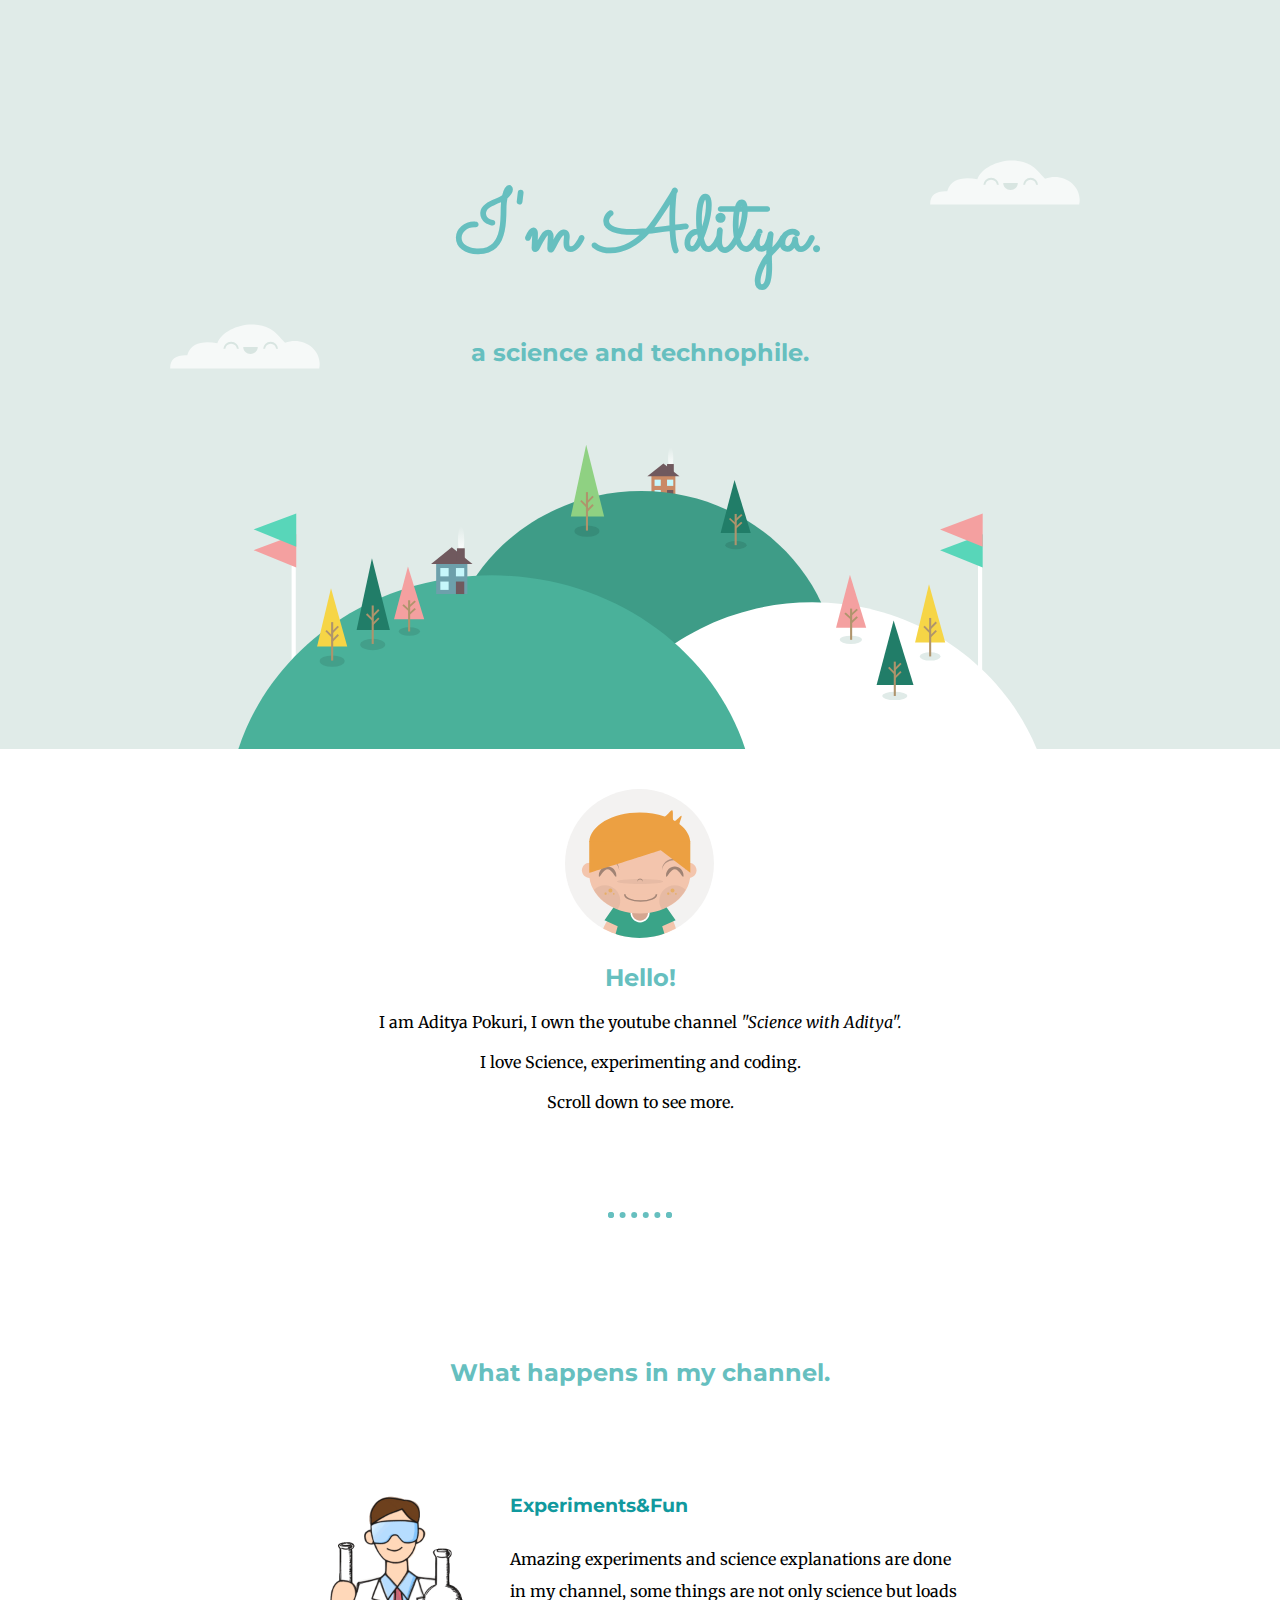
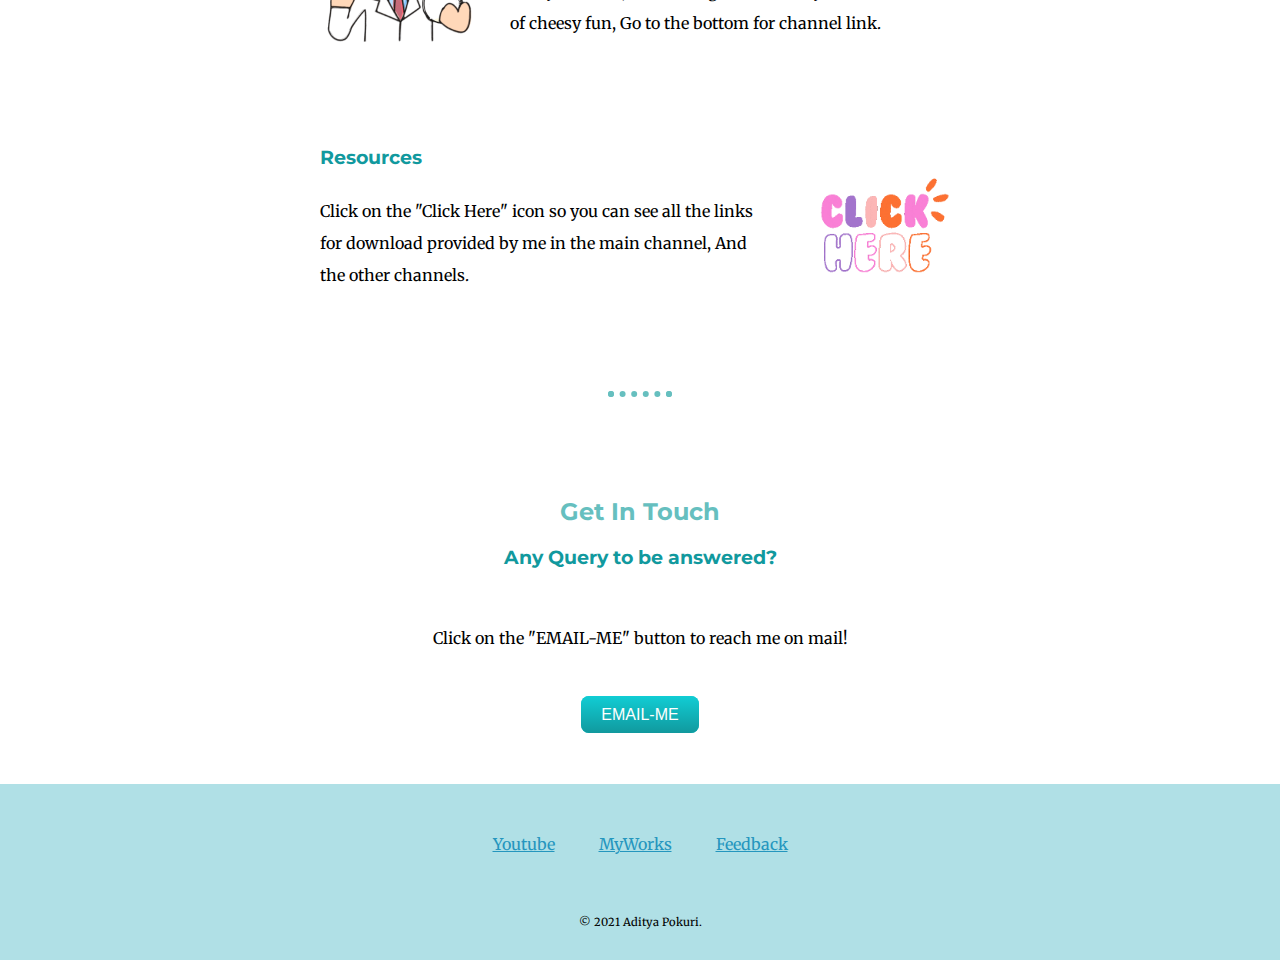
<file: index.html>
<!DOCTYPE html>
<html lang="`en`" dir="ltr">

<head>
  <meta charset="utf-8">

  <title>Science with Aditya</title>
  <!-- fontawsome -->
  <link href="https://kit-pro.fontawesome.com/releases/v5.15.3/css/pro.min.css" rel="stylesheet">
  <!-- icon -->
  <link rel="icon" href="img/Icon.png">
  <!-- stylesheet -->
  <link rel="stylesheet" href="styles.css">
  <!-- scripts -->
  <script src="Rightclickdisable.js"></script>
  <!-- viewport -->
  <meta name="viewport" content="width=device-width, initial-scale=1">
  <!-- fonts -->
  <link href="https://fonts.googleapis.com/css2?family=Merriweather:wght@300&family=Montserrat:wght@100&family=Sacramento&display=swap" rel="stylesheet">
</head>

<body>



  <div class="top-container">
    <img class="top-cloud" src="img/cloud.svg" alt="Cloud">

    <!--<img class="Yo" src="Aditya.png" alt="I'm Aditya" width="364px" height="98px">-->
    <h1>I'm Aditya.</h1>
    <h2>
      <center>a science and technophile.</center>
    </h2>
    <img class="bottom-cloud" src="img/cloud.svg" alt="Cloud">
    <img class="Mount" src="img/land.svg" width="65%" alt="Land">
  </div>

  <div class="middle-container">
    <img class="padd" src="img/me.svg" width"150" height="150" alt="Profile">
    <h2>Hello!</h2>
    <p>I am Aditya Pokuri, I own the youtube channel <i>"Science with Aditya".</i>
      <br><br> I love Science, experimenting and coding.<br><br>Scroll down to see more.
    </p>
  </div>
  <hr>
  <div class="skills">
    <br>
    <h2>What happens in my channel.</h2>

    <div class="skill-row">
      <img class="sci" src="img/giphy.gif" alt="Science">
      <h3>Experiments&Fun</h3>
      <p>Amazing experiments and science explanations are done in my channel, some things are not only science but loads of cheesy fun, Go to the bottom for channel link.</p>
    </div>
    <div class="skill-row">
      <a href="resource.html" target="_blank"><img class="profile" src="img/click.gif" alt="Resources"></a>
      <h3>Resources</h3>
      <p>Click on the "Click Here" icon so you can see all the links for download provided by me in the main channel, And the other channels.</p>
    </div>
  </div>
  <hr>
  <div class="contact-me">

    <h2>Get In Touch</h2>
    <h3>Any Query to be answered?</h3>
    <p class="hi"> Click on the "EMAIL-ME" button to reach me on mail!</p>
    <a class="btn" href="mailto:aditya.pokuri229@gmail.com"><i class="fal fa-envelope"></i> EMAIL-ME</a>


  </div>
  </div>


  <div class="bottom-container">
    <center>
      <a class="footer-link" href="https://www.youtube.com/channel/UCAey19cgMCxJlziTsJPnWHA" target="_blank"><i class="fab fa-youtube"></i> Youtube</a>
      <a class="footer-link" href="works.html" target="_blank"><i class="fas fa-books"></i> MyWorks</a>
      <a class="footer-link" href="feedback.html" target="_blank"><i class="fal fa-comment-lines"></i> Feedback</a>

      <p class="bro">© 2021 Aditya Pokuri.
    </center>
  </div>





</body>

</html>
</file>
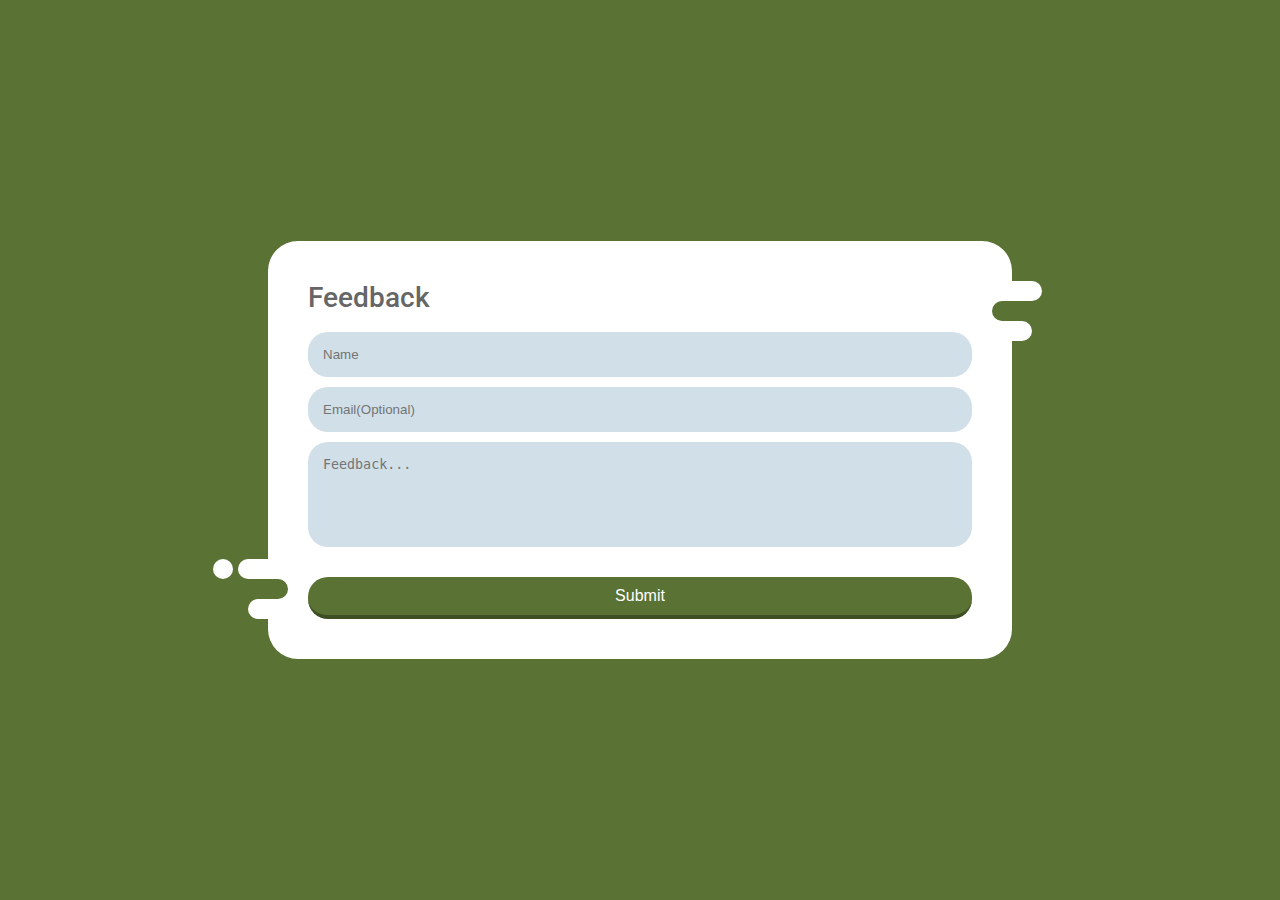
<file: feedback.html>
<!DOCTYPE html>
<html>
  <head>
    <title>Feedback</title>
    <script src="Rightclickdisable.js"></script>
    <link rel="icon" href="img/Icon.png">
    <meta name="viewport" content="width=device-width, initial-scale=1">

    <link href="https://fonts.googleapis.com/css?family=Roboto:300,400,500,700" rel="stylesheet">
    <style>
      * {
      box-sizing: border-box;
      }
      html, body {
      min-height: 100vh;
      padding: 0;
      margin: 0;
      font-family: Roboto, Arial, sans-serif;
      font-size: 14px;
      color: #666;
      }
      input, textarea {
      outline: none;
      }
      body {
      display: flex;
      justify-content: center;
      align-items: center;
      padding: 20px;
      background: #5a7233;
      }
      h1 {
      margin-top: 0;
      font-weight: 500;
      }
      form {
      position: relative;
      width: 80%;
      border-radius: 30px;
      background: #fff;
      }
      .form-left-decoration,
      .form-right-decoration {
      content: "";
      position: absolute;
      width: 50px;
      height: 20px;
      border-radius: 20px;
      background: #5a7233;
      }
      .form-left-decoration {
      bottom: 60px;
      left: -30px;
      }
      .form-right-decoration {
      top: 60px;
      right: -30px;
      }
      .form-left-decoration:before,
      .form-left-decoration:after,
      .form-right-decoration:before,
      .form-right-decoration:after {
      content: "";
      position: absolute;
      width: 50px;
      height: 20px;
      border-radius: 30px;
      background: #fff;
      }
      .form-left-decoration:before {
      top: -20px;
      }
      .form-left-decoration:after {
      top: 20px;
      left: 10px;
      }
      .form-right-decoration:before {
      top: -20px;
      right: 0;
      }
      .form-right-decoration:after {
      top: 20px;
      right: 10px;
      }
      .circle {
      position: absolute;
      bottom: 80px;
      left: -55px;
      width: 20px;
      height: 20px;
      border-radius: 50%;
      background: #fff;
      }
      .form-inner {
      padding: 40px;
      }
      .form-inner input,
      .form-inner textarea {
      display: block;
      width: 100%;
      padding: 15px;
      margin-bottom: 10px;
      border: none;
      border-radius: 20px;
      background: #d0dfe8;
      }
      .form-inner textarea {
      resize: none;
      }
      button {
      width: 100%;
      padding: 10px;
      margin-top: 20px;
      border-radius: 20px;
      border: none;
      border-bottom: 4px solid #3e4f24;
      background: #5a7233;
      font-size: 16px;
      font-weight: 400;
      color: #fff;
      }
      button:hover {
      background: #3e4f24;
      }
      @media (min-width: 568px) {
      form {
      width: 60%;
      }
      }
    </style>
  </head>
  <body>
      <form action="https://docs.google.com/forms/u/0/d/e/1FAIpQLSf0ermGIdSo7_nNcn1RLtYbpN-zIlWGB7DdohzZessmtNB0eQ/formResponse" method="POST" id="mG61Hd" jsmodel="TOfxwf Q91hve" data-response="%.@.[]]" data-first-entry="0" data-last-entry="3" data-is-first-page="true">
      <div class="form-left-decoration"></div>
      <div class="form-right-decoration"></div>
      <div class="circle"></div>
      <div class="form-inner">
        <h1>Feedback</h1>
        <input type="text" placeholder="Name" name="entry.488309603" required type="text">
        <input type="email" placeholder="Email(Optional)" name="entry.748918810">
        <textarea placeholder="Feedback..." rows="5" name="entry.1633993828" required type="text"></textarea>
        <button type="submit" href="/">Submit</button>
      </div>
    </form>
  </body>
</html>
</file>
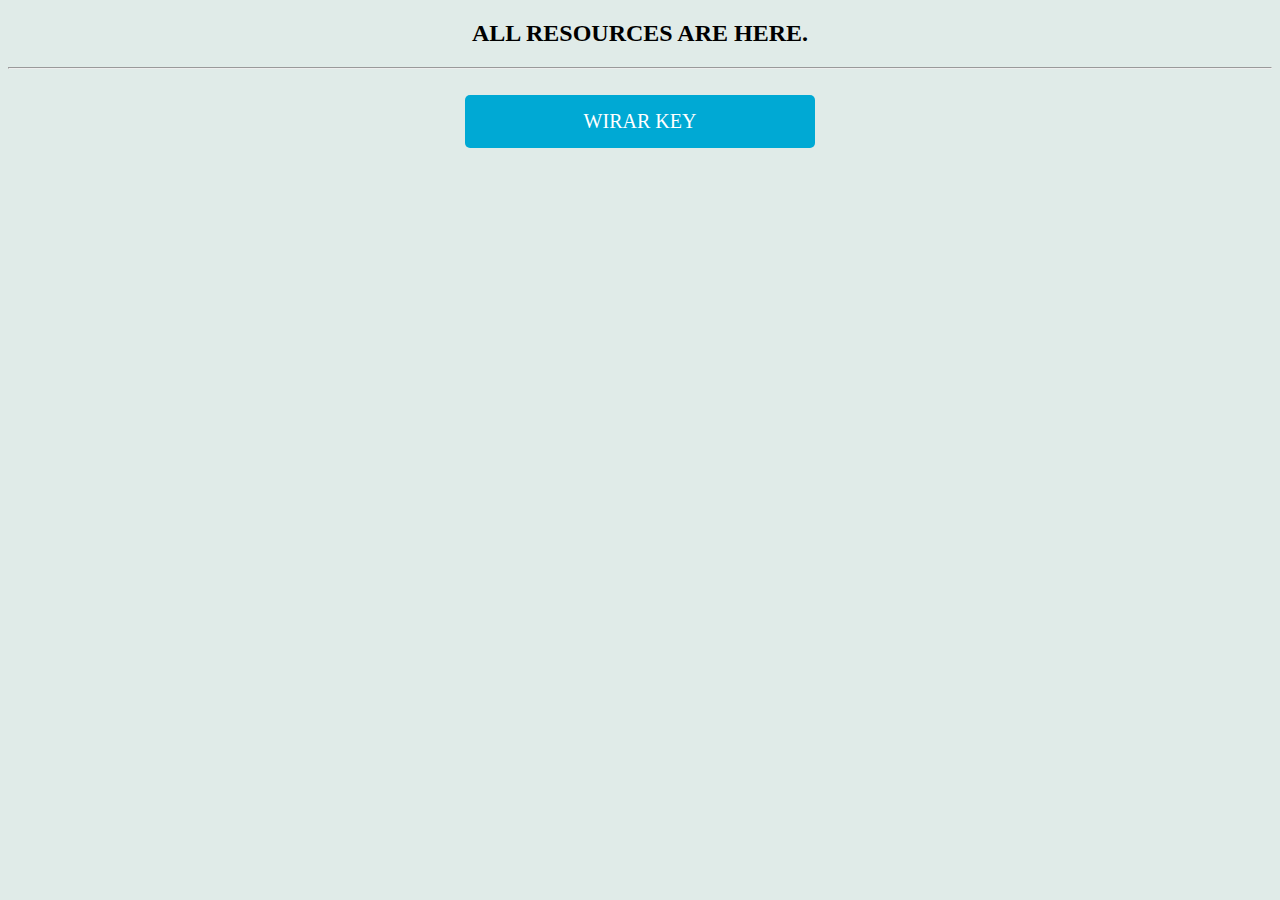
<file: resource.html>
<!DOCTYPE html>
<html lang="en" dir="ltr">
	<head>
		<meta charset="utf-8">
		<title>Resources </title>
		<meta name="viewport" content="width=device-width, initial-scale=1">
		  <script src="Rightclickdisable.js"></script>
		<link rel="icon" href="img/Icon.png">
	</head>
	<body>

	</body>
</html>

<style>

	a {
		display: block;
		background: #00A9D4;
		color: #fff;
		padding: 15px;
		cursor: pointer;
		text-decoration: none;
		width: 320px;
		text-align: center;
		border-radius: 5px;
		font-size: 20px;
	}
	a:hover {
		background: #00729D;
	}

body{
    background-color: #e0ebe8;
}

hr {
  background-color: black;
  length: 3px;
}


	</style>


<center>

<h2>
ALL RESOURCES ARE HERE.
</H2>
<hr>



	<BR>

<a href="https://www.mediafire.com/file/hoeihxmhr6ikk02/rarreg.key/file">WIRAR KEY</a>

  <br>

</CENTER>
</file>
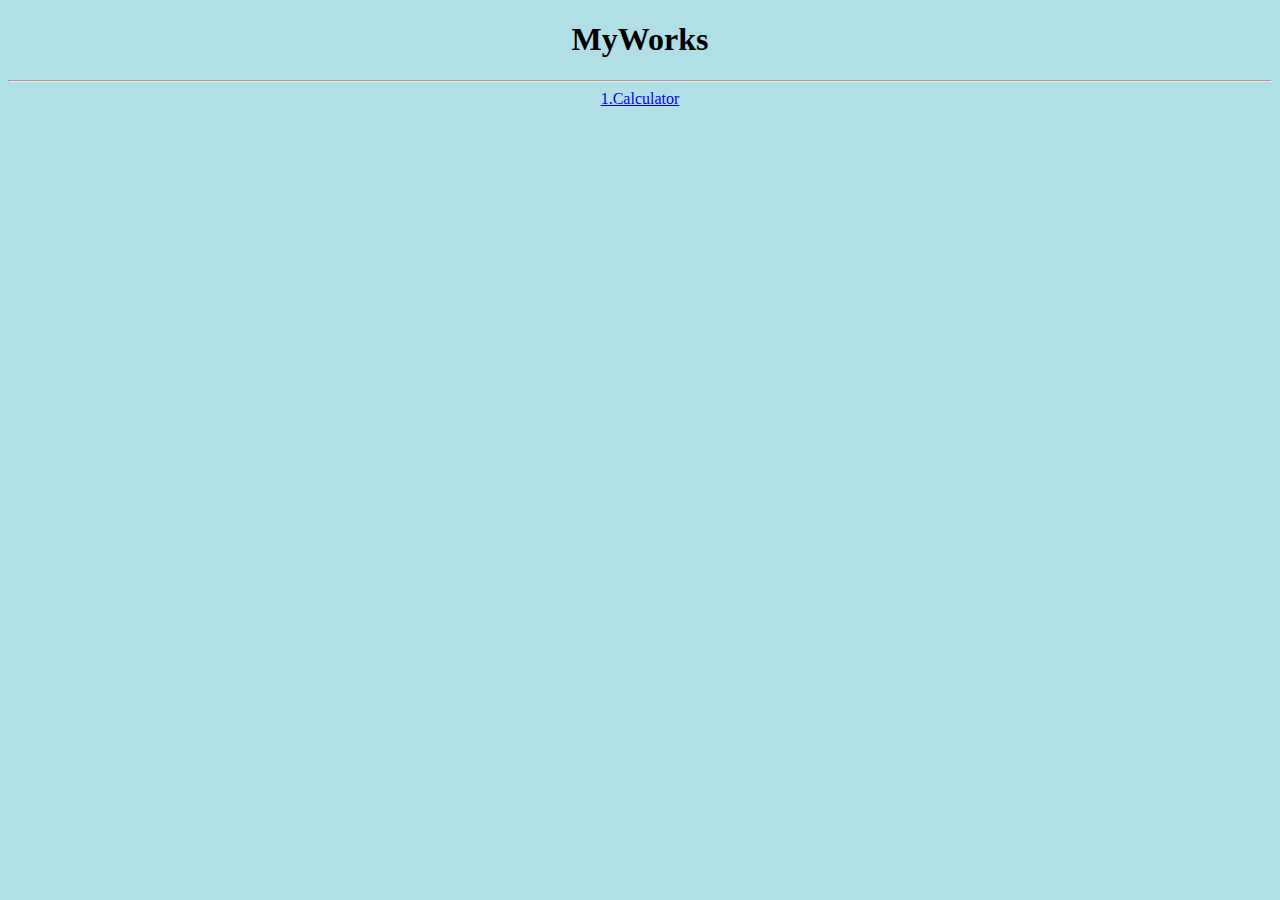
<file: works.html>
<!DOCTYPE html>
<html lang="en" dir="ltr">
  <head>
    <meta charset="utf-8">
    <title>MyWorks</title>
    <link rel="icon" href="img/Icon.png">
    <meta name="viewport" content="width=device-width, initial-scale=1">
      <script src="Rightclickdisable.js"></script>
  </head>
  <body>
    <center>
      <h1>MyWorks</h1>
      <hr>
      <style>
        body{
          background-color: powderblue;
        }


      </style>
      <a href="https://adityapokuri229.github.io/metric/index.html">1.Calculator</a>
      </center>
  </body>
</html>
</file>
<file: styles.css>
body {
  margin: 0;
  text-align: center;
  font-family: 'Merriweather', serif;
}

h1 {
  font-size: 5.265rem;
  margin:50px auto 0 auto ;
  line-height: 2;
  font-family: 'Sacramento', cursive;
  color:  #66BFBF;

}

.contact-me{
  width: 40%;
  margin: 40px auto 60px;
}

hr{
  border: dotted #66BFBF 6px;
  border-bottom: none;
  width: 4%;
  margin: 100px auto;
}

h2 {
  font-family: 'Montserrat', sans-serif;
  font-size: 1.50rem;
  color:  #66BFBF;

}

h3 {
  font-family: 'Montserrat', sans-serif;
  color: #11999E;
}

.footer-link{
  color: #2596be;
  margin: 10px 20px;

}
.top-container {
  background-color: #e0ebe8;
  position: relative;
  padding-top: 100px;
}

.middle-container {
  background-color: #ffffff;

}

.bottom-container {
  background-color: powderblue;
  padding: 50px 0px 20px;



}

.bro{
  padding-top: 50px;
  font-size: 70%;
}



.bottom-cloud {
  position: absolute;
  left: 170px;
  bottom: 380px;

}

.top-cloud {
  position: absolute;
  right: 200px;
  top: 50px;
  padding-top: 110px;

}

/*.Yo{
  display: block;
  margin-left: auto;
  margin-right: auto;
}*/



.Mount{
  padding-top:  50px;
  vertical-align: middle;



}

.skill-row{
  width: 50%;
  margin: 100px auto 100px auto;
  text-align: left;
  line-height: 2;
}

.sci{
  width: 25%;
  float: left;
  margin-right: 30px;
}

.profile{
  width: 25%;
  float: right;
  margin-left: 30px;
  border-bottom: 10px
}

@media only screen and (max-width: 992px) {
  .top-cloud {
    display: none;
  }
}

@media only screen and (max-width: 992px) {
  .bottom-cloud {
    display: none;
  }
}



@media only screen and (max-width: 992px) {
  .bottom-container {
    font-size: 77.5%;

  }
}





.padd{
  padding-top: 40px;

}

.btn {

  background: #11CDD4;
  background-image: -webkit-linear-gradient(top, #11CDD4, #11999e);
  background-image: -moz-linear-gradient(top, #11CDD4, #11999e);
  background-image: -ms-linear-gradient(top, #11CDD4, #11999e);
  background-image: -o-linear-gradient(top, #11CDD4, #11999e);
  background-image: linear-gradient(to bottom, #11CDD4, #11999e);
  -webkit-border-radius: 8;
  -moz-border-radius: 8;
  border-radius: 8px;
  font-family: Arial;
  color: #ffffff;
  font-size: 100%;
  padding: 10px 20px 10px 20px;
  text-decoration: none;

}

.btn:hover {
  background: #30e3cb;
  background-image: -webkit-linear-gradient(top, #30e3cb, #2bc4ad);
  background-image: -moz-linear-gradient(top, #30e3cb, #2bc4ad);
  background-image: -ms-linear-gradient(top, #30e3cb, #2bc4ad);
  background-image: -o-linear-gradient(top, #30e3cb, #2bc4ad);
  background-image: linear-gradient(to bottom, #30e3cb, #2bc4ad);
  text-decoration: none;
}

.hi{
  padding-bottom: 40px;
  padding-top: 40px;
}
</file>
